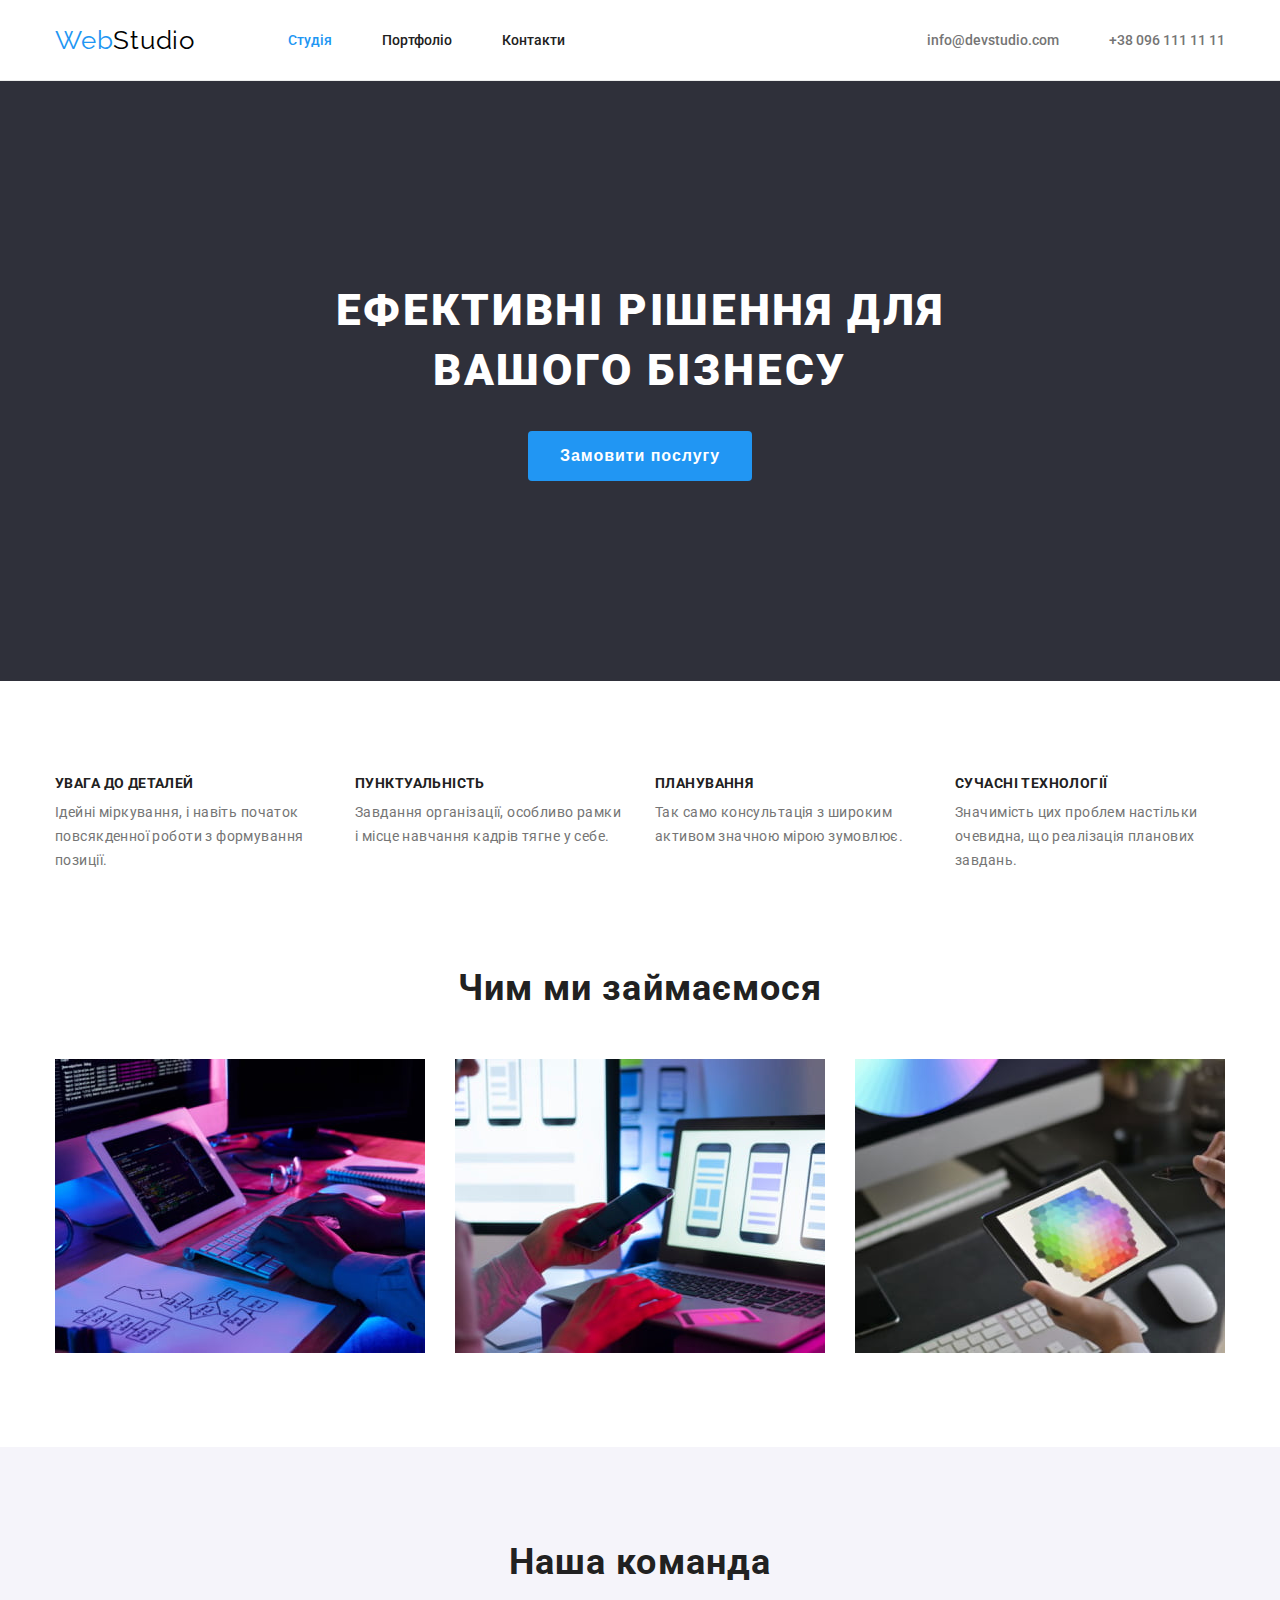
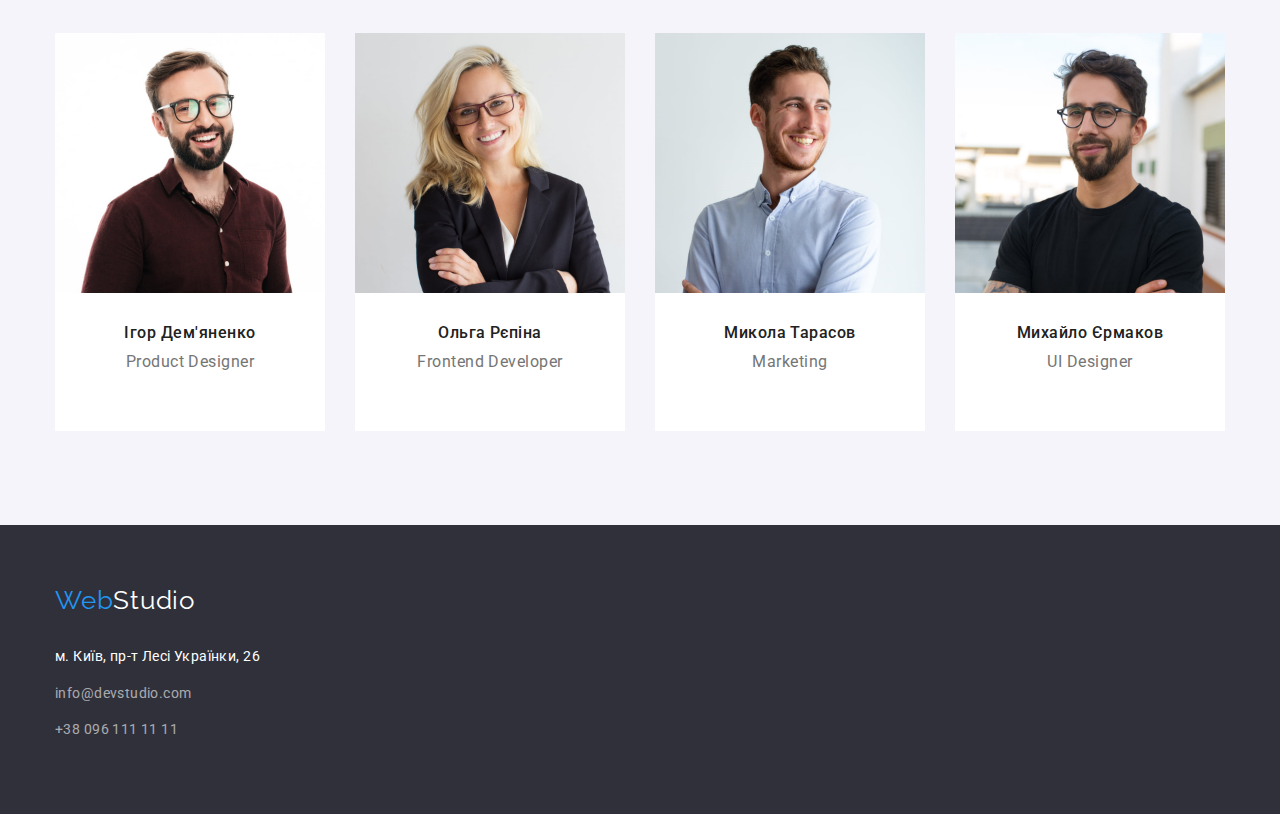
<file: index.html>
<!DOCTYPE html>
<html lang="uk">
<head>
    <meta charset="UTF-8" />
    <meta http-equiv="X-UA-Compatible" content="IE=edge" />
    <meta name="viewport" content="width=device-width, initial-scale=1.0" />
    <title>Студія</title>

    <link rel="preconnect" href="https://fonts.googleapis.com" />
    <link rel="preconnect" href="https://fonts.gstatic.com" crossorigin />
    <link href="https://fonts.googleapis.com/css2?family=Raleway:wght@700&family=Roboto:wght@400;500;700;900&display=swap"
        rel="stylesheet" />
    <link rel="stylesheet" href="https://cdnjs.cloudflare.com/ajax/libs/modern-normalize/1.1.0/modern-normalize.min.css"
        integrity="sha512-wpPYUAdjBVSE4KJnH1VR1HeZfpl1ub8YT/NKx4PuQ5NmX2tKuGu6U/JRp5y+Y8XG2tV+wKQpNHVUX03MfMFn9Q=="
        crossorigin="anonymous" referrerpolicy="no-referrer" />
    <link rel="stylesheet" href="./css/style.css" />
</head>
<body class="body">
    <header class="header">
        <div class="container main-nav">
            <nav class=" menu">
                <a href="./index.html" lang="en" class="logo"><span class="accent">Web</span>Studio</a>
                <ul class="site-nav list">
                    <li class="item"><a href="./index.html" class="link current">Студія</a></li>
                    <li class="item"><a href="./portfolio.html" class="link">Портфоліо</a></li>
                    <li class="item"><a href="#" class="link">Контакти</a></li>
                </ul>
            </nav>
                <ul class="auth-nav list">
                    <li class="item">
                        <a href="mailto:info@devstudio.com" lang="en" class="link">info@devstudio.com</a>
                    </li>
                    <li class="item">
                        <a href="tel:+380961111111" class="link">+38 096 111 11 11</a>
                    </li>
                </ul>
        </div>
    </header>
    <main>
        <section class="hero">
            <div class="container">
                <h1 class="hero-title">
                    Ефективні рішення для <br />
                    вашого бізнесу
                </h1>
                <button type="button" class="button-hero">Замовити послугу</button>
            </div>
        </section>
        <section class="section">
            <div class="container">
                <h2 class="visually-hidden">Наші переваги</h2>
                <ul class="feature-list">
                    <li class="item">
                        <h3 class="feature-title">Увага до деталей</h3>
                        <p class="feature-text">
                            Ідейні міркування, і навіть початок повсякденної роботи з
                            формування позиції.
                        </p>
                    </li>
                    <li class="item">
                        <h3 class="feature-title">Пунктуальність</h3>
                        <p class="feature-text">
                            Завдання організації, особливо рамки і місце навчання кадрів
                            тягне у себе.
                        </p>
                    </li>
                    <li class="item">
                        <h3 class="feature-title">Планування</h3>
                        <p class="feature-text">
                            Так само консультація з широким активом значною мірою зумовлює.
                        </p>
                    </li>
                    <li class="item">
                        <h3 class="feature-title">Сучасні технології</h3>
                        <p class="feature-text">
                            Значимість цих проблем настільки очевидна, що реалізація
                            планових завдань.
                        </p>
                    </li>
                </ul>
            </div>
        </section>
        <section class="section no-padding">
            <div class="container">
                <h2 class="section-title">Чим ми займаємося</h2>
                <ul class="services-list">
                    <li class="item">
                        <img class="card-image no-gap" src="./images/keyboard.jpg" alt="Послуга1" width="370" />
                    </li>
                    <li class="item">
                        <img class="card-image no-gap" src="./images/notebook.jpg" alt="Послуга2" width="370" />
                    </li>
                    <li class="item">
                        <img class="card-image no-gap" src="./images/tablet.jpg" alt="Послуга3" width="370" />
                    </li>
                </ul>
            </div>
        </section>
        <section class="section team">
            <div class="container">
                <h2 class="section-title">Наша команда</h2>
                <ul class="team-list">
                    <li class="employee">
                        <img class="card-image no-gap" src="./images/ihor.jpg" alt="Ігор Дем'яненко" width="270" />
                        <div class="title-team-position">
                        <h3 class="title">Ігор Дем'яненко</h3>
                        <p lang="en" class="team-position">Product Designer</p>
                    </div>
                    </li>
                    <li class="employee">
                        <img class="card-image no-gap" src="./images/olga.jpg" alt="Ольга Рєпіна" width="270" />
                        <div class="title-team-position">
                        <h3 class="title">Ольга Рєпіна</h3>
                        <p lang="en" class="team-position">Frontend Developer</p>
                        </div>
                    </li>
                    <li class="employee">
                        <img class="card-image no-gap" src="./images/mykola.jpg" alt="Микола Тарасов" width="270" />
                        <div class="title-team-position">
                        <h3 class="title">Микола Тарасов</h3>
                        <p lang="en" class="team-position">Marketing</p>
                        </div>
                    </li>
                    <li class="employee">
                        <img class="card-image no-gap" src="./images/myhail.jpg" alt="Михайло Єрмаков" width="270" />
                        <div class="title-team-position">
                        <h3 class="title">Михайло Єрмаков</h3>
                        <p lang="en" class="team-position">UI Designer</p>
                        </div>
                    </li>
                </ul>
            </div>
        </section>
    </main>
    <footer class="footer">
        <div class="container">
            <a href="./index.html" lang="en" class="logo">
                <span class="accent">Web</span><span class="accent-wiht">Studio</span>
            </a>
            <address>
                <ul class="footer-list">
                    <li>
                        <a href="https://goo.gl/maps/CPtrU1FHBa2aNyZL9" target="_blank"
                            rel="noopener noreferrer nofollow" class="link-adress">м. Київ, пр-т Лесі Українки, 26</a>
                    </li>
                    <li>
                        <a href="mailto:info@devstudio.com" lang="en" class="link">info@devstudio.com</a>
                    </li>

                    <li>
                        <a href="tel:+380961111111" class="link">+38 096 111 11 11</a>
                    </li>
                </ul>
            </address>
        </div>
    </footer>
</body>

</html>
</file>
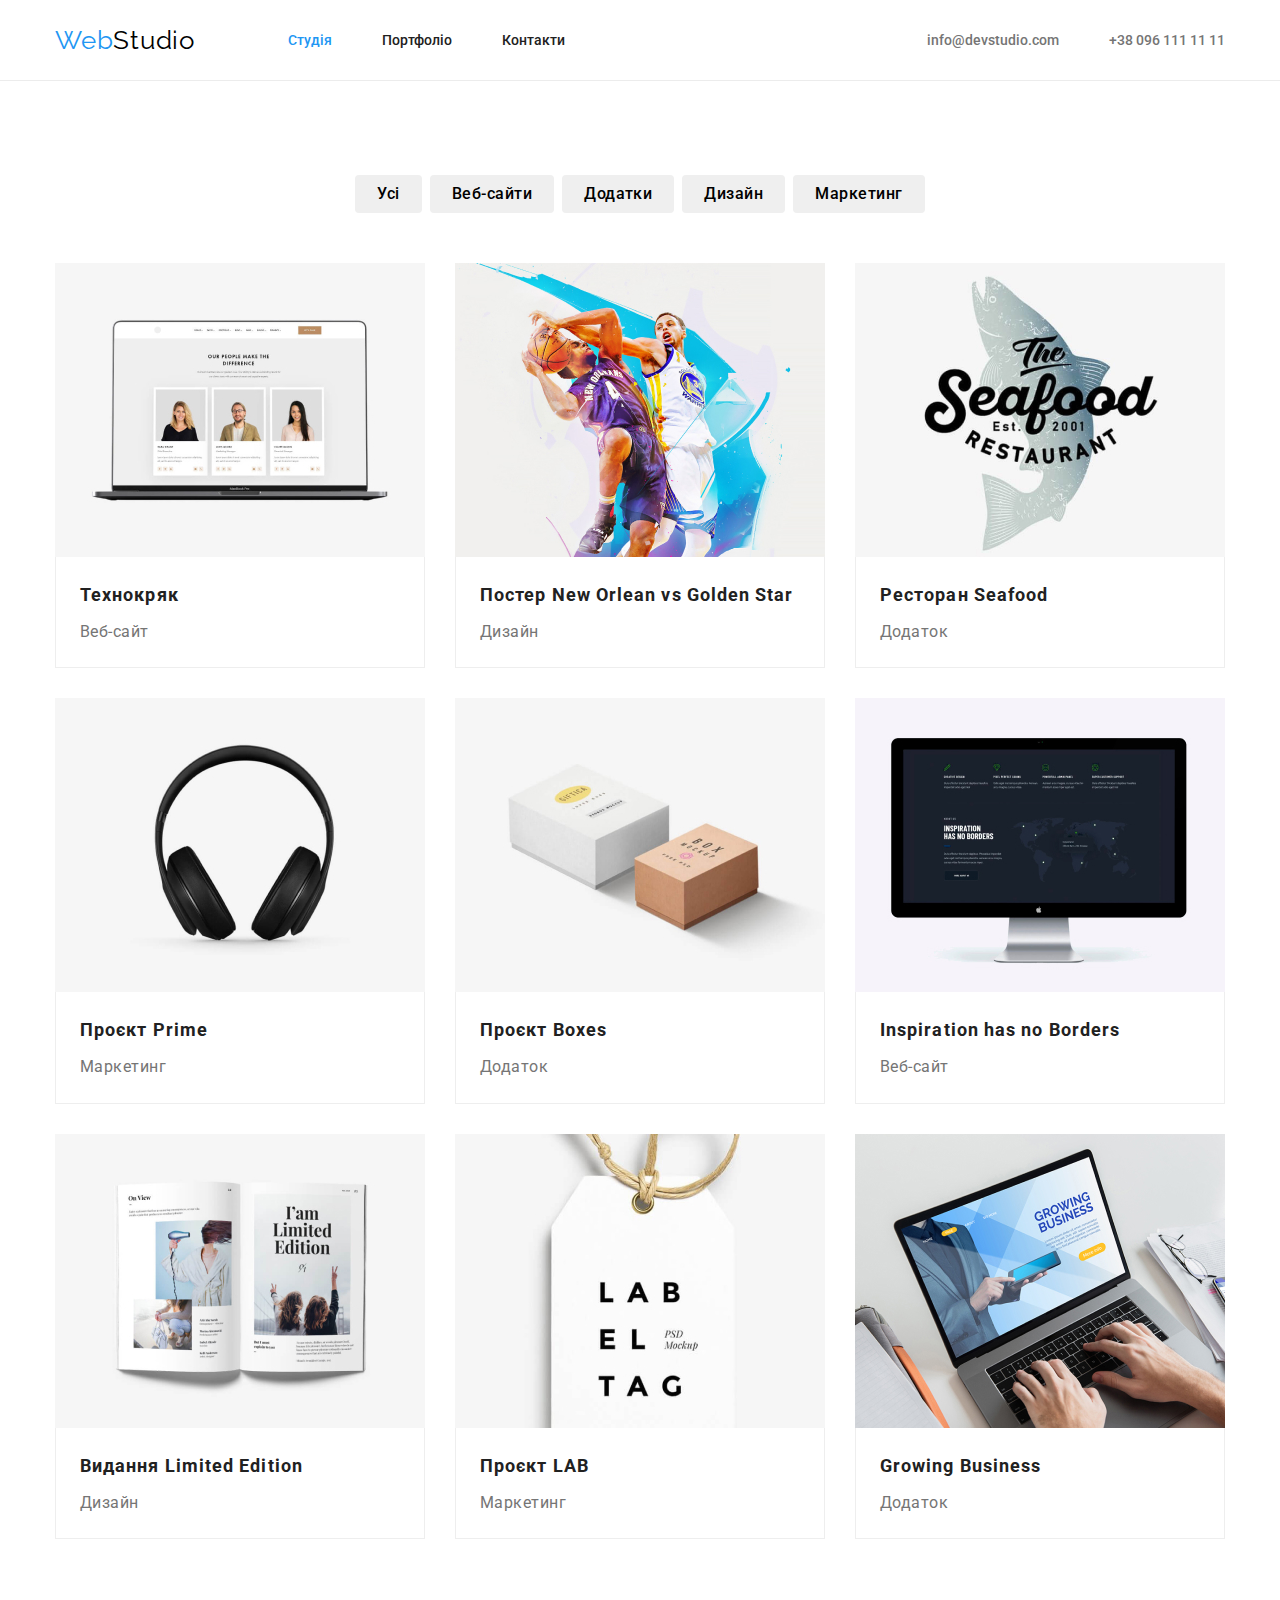
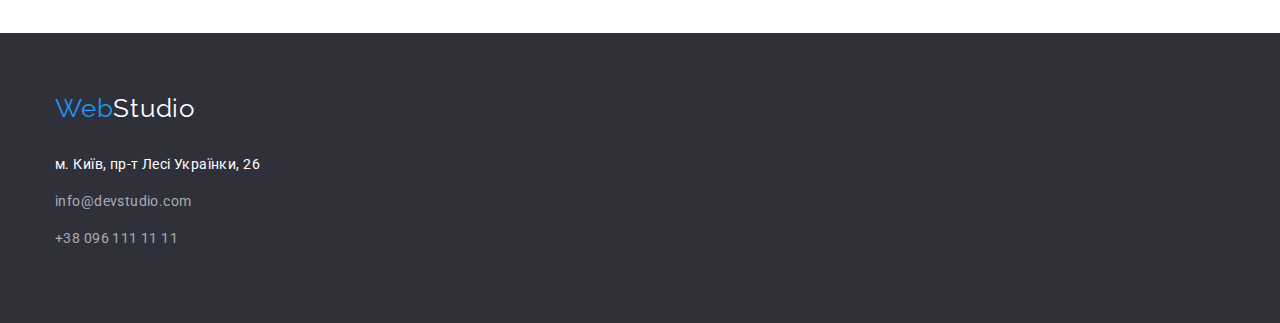
<file: portfolio.html>
<!DOCTYPE html>
<html lang="uk">
<head>
    <meta charset="UTF-8" />
    <meta http-equiv="X-UA-Compatible" content="IE=edge" />
    <meta name="viewport" content="width=device-width, initial-scale=1.0" />
    <title>Студія</title>
    <link rel="preconnect" href="https://fonts.googleapis.com" />
    <link rel="preconnect" href="https://fonts.gstatic.com" crossorigin />
    <link href="https://fonts.googleapis.com/css2?family=Raleway:wght@700&family=Roboto:wght@400;500;700&display=swap"
        rel="stylesheet" />
    <link rel="stylesheet" href="https://cdnjs.cloudflare.com/ajax/libs/modern-normalize/1.1.0/modern-normalize.min.css"
        integrity="sha512-wpPYUAdjBVSE4KJnH1VR1HeZfpl1ub8YT/NKx4PuQ5NmX2tKuGu6U/JRp5y+Y8XG2tV+wKQpNHVUX03MfMFn9Q=="
        crossorigin="anonymous" referrerpolicy="no-referrer" />
    <link rel="stylesheet" href="./css/style.css" />
</head>
<body class="body">
    <header class="header">
        <div class="container main-nav">
            <nav class=" menu">
                <a href="./index.html" lang="en" class="logo"><span class="accent">Web</span>Studio</a>
                <ul class="site-nav list">
                    <li class="item"><a href="./index.html" class="link current">Студія</a></li>
                    <li class="item"><a href="./portfolio.html" class="link">Портфоліо</a></li>
                    <li class="item"><a href="#" class="link">Контакти</a></li>
                </ul>
            </nav>
            <ul class="auth-nav list">
                <li class="item">
                    <a href="mailto:info@devstudio.com" lang="en" class="link">info@devstudio.com</a>
                </li>
                <li class="item">
                    <a href="tel:+380961111111" class="link">+38 096 111 11 11</a>
                </li>
            </ul>
        </div>
    </header>
    <main>
        <section class="section">
            <div class="container ">
                <h1 class="visually-hidden">Приклади робіт</h1>
                <ul class="direction-list">
                    <li class="item"><button class="button-direction" type="button">Усі</button></li>
                    <li class="item">
                        <button class="button-direction" type="button">Веб-сайти</button>
                    </li>
                    <li class="item">
                        <button class="button-direction" type="button">Додатки</button>
                    </li>
                    <li class="item">
                        <button class="button-direction" type="button">Дизайн</button>
                    </li>
                    <li class="item">
                        <button class="button-direction" type="button">Маркетинг</button>
                    </li>
                </ul>
            </div>

            <div class="container">
                <ul class="projects-list">
                    <li class="projects">
                        <a class="underline" href="#">
                        <img class="card-image no-gap" src="./images/project1.jpg" alt="Технокряк" width="370" />
                        <div class="direction-item">
                            <h2 class="projects-title">Технокряк</h2>
                            <p class="direction">Веб-сайт</p>
                        </div>
                        </a>
                    </li>
                    <li class="projects">
                        <a class="underline" href="#">
                        <img class="card-image no-gap" src="./images/project2.jpg"
                            alt="Постер New Orlean vs Golden Star" width="370" />
                        <div class="direction-item">
                            <h2 class="projects-title">Постер New Orlean vs Golden Star</h2>
                            <p class="direction">Дизайн</p>
                        </div>
                        </a>
                    </li>
                    <li class="projects">
                        <a class="underline" href="#">
                        <img class="card-image no-gap" src="./images/project3.jpg" alt="Ресторан Seafood"
                            width="370" />
                        <div class="direction-item">
                            <h2 class="projects-title">Ресторан Seafood</h2>
                            <p class="direction">Додаток</p>
                        </div>
                        </a>
                    </li>
                    <li class="projects">
                        <a class="underline" href="#">
                        <img class="card-image no-gap" src="./images/project4.jpg" alt="Проєкт Prime"
                            width="370" />
                        <div class="direction-item">
                            <h2 class="projects-title">Проєкт Prime</h2>
                            <p class="direction">Маркетинг</p>
                        </div>
                        </a>
                    </li>
                    <li class="projects">
                        <a class="underline" href="#">
                        <img class="card-image no-gap" src="./images/project5.jpg" alt="Проєкт Boxes"
                            width="370" />
                        <div class="direction-item">
                            <h2 class="projects-title">Проєкт Boxes</h2>
                            <p class="direction">Додаток</p>
                        </div>
                        </a>
                    </li>
                    <li class="projects">
                        <a class="underline" href="#">
                        <img class="card-image no-gap" src="./images/project6.jpg"
                            alt="Inspiration has no Borders" width="370" />
                        <div class="direction-item">
                            <h2 class="projects-title">Inspiration has no Borders</h2>
                            <p class="direction">Веб-сайт</p>
                        </div>
                        </a>
                    </li>
                    <li class="projects">
                        <a class="underline" href="#">
                        <img class="card-image no-gap" src="./images/project7.jpg" alt="Видання Limited Edition"
                            width="370" />
                        <div class="direction-item">
                            <h2 class="projects-title">Видання Limited Edition</h2>
                            <p class="direction">Дизайн</p>
                        </div>
                        </a>
                    </li>
                    <li class="projects">
                        <a class="underline" href="#">
                        <img class="card-image no-gap" src="./images/project8.jpg" alt="Проєкт LAB" width="370" />
                        <div class="direction-item">
                            <h2 class="projects-title">Проєкт LAB</h2>
                            <p class="direction">Маркетинг</p>
                        </div>
                        </a>
                    </li>
                    <li class="projects">
                        <a class="underline" href="#">
                        <img class="card-image no-gap" src="./images/project9.jpg" alt="Growing Business"
                            width="370" />
                        <div class="direction-item">
                            <h2 class="projects-title">Growing Business</h2>
                            <p class="direction">Додаток</p>
                        </div>
                        </a>
                    </li>
                </ul>
            </div>
        </section>
    </main>
    <footer class="footer">
        <div class="container">
            <a href="./index.html" lang="en" class="logo">
                <span class="accent">Web</span><span class="accent-wiht">Studio</span>
            </a>
            <address>
                <ul class="footer-list">
                    <li>
                        <a href="https://goo.gl/maps/CPtrU1FHBa2aNyZL9" target="_blank"
                            rel="noopener noreferrer nofollow" class="link-adress">м. Київ, пр-т Лесі Українки, 26</a>
                    </li>
                    <li>
                        <a href="mailto:info@devstudio.com" lang="en" class="link">info@devstudio.com</a>
                    </li>
                    <li>
                        <a href="tel:+380961111111" class="link">+38 096 111 11 11</a>
                    </li>
                </ul>
            </address>
        </div>
    </footer>
</body>

</html>
</file>
<file: css/style.css>
:root {
    --color-dark: #000000;
    --color-primary-text: #757575;
    --color-title-text: #212121;
    --color-white-text: #ffffff;
    --color-action: #2196f3;
    --color-blue-button: #188ce8;
    --color-secondary-button: #f5f4fa;
    --color-white-background: #ffffff;
    --color-secondary-background: #f5f4fa;
    --color-futter-background: #2f303a;
    --color-line-header: #ECECEC;
    --color-line-direction-item: #EEEEEE;
}

.body {
    color: var(--color-primary-text);
    font-family: "Roboto", sans-serif;
    background-color: var(--color-white-background);
    font-size: 14px;
}

.section-title {
    color: var(--color-title-text);
    font-size: 36px;
    line-height: 1.17;
    letter-spacing: 0.03em;
    text-align: center;
    margin-top: 0;
    margin-bottom: 0;
}

* {
    margin: 0;
    padding: 0;
    list-style: none;
    box-sizing: border-box;
}

.container {
    width: 1200px;
    padding-left: 15px;
    padding-right: 15px;
    margin-left: auto;
    margin-right: auto;
}

.section {
    padding-top: 94px;
    padding-bottom: 94px;
}

.section.no-padding {
    padding-top: 0px;
}

.card-image.no-gap {
    display: block;
}
.header {
    border-bottom: 1px solid var(--color-line-header);
}

.logo {
    color: var(--color-dark);
    font-family: "Raleway", sans-serif;
    font-size: 26px;
    line-height: 1.19;
    letter-spacing: 0.03em;
    text-decoration: none;
}

.accent {
    color: var(--color-action);
}

.main-nav {
    display: flex;
    align-items: center;
}

.menu {
    display: flex;
    align-items: center;
}

.site-nav {
    display: flex;
    margin-left: 93px;
}

.auth-nav {
    margin-left: auto;
    display: flex;
    justify-content: flex-end;
}

.site-nav .item+.item,
.auth-nav .item+.item {
    margin-left: 50px;
}

.site-nav .link {
    color: var(--color-title-text);
    font-weight: 500;
    line-height: 1.15;
    text-decoration: none;
    display: block;
    padding-top: 32px;
    padding-bottom: 32px;
}

.site-nav .link:hover,
.site-nav .link:focus {
    color: var(--color-action);
}

.auth-nav .link {
    color: var(--color-primary-text);
    font-weight: 500;
    line-height: 1.15;
    text-decoration: none;
    display: block;
    padding-top: 32px;
    padding-bottom: 32px;
}

.site-nav .link.current {
    color: var(--color-action);
}

.auth-nav .link:hover,
.auth-nav .link:focus {
    color: var(--color-action);
}

.hero {
    text-align: center;
    padding-top: 200px;
    padding-bottom: 200px;
    background-color: var(--color-futter-background);
}

.hero-title {
    color: var(--color-white-text);
    font-weight: 900;
    font-size: 44px;
    line-height: 1.36;
    text-align: center;
    text-transform: uppercase;
    letter-spacing: 0.06em;
    margin-top: 0;
    margin-bottom: 30px;
}

.button-hero {
    color: var(--color-white-background);
    background-color: var(--color-action);
    font-size: 16px;
    line-height: 1.88;
    letter-spacing: 0.06em;
    cursor: pointer;
    border: 1 px solid var(--color-action);
    border-radius: 4px;
    padding-left: 32px;
    padding-right: 32px;
    min-width: 216px;
    min-height: 50px;
    text-align: center;
    font-weight: 700;
}

.button-hero:hover,
.button-hero:focus {
    background-color: var(--color-blue-button);
}

.feature-title {
    color: var(--color-title-text);
    line-height: 1.15;
    letter-spacing: 0.03em;
    text-transform: uppercase;
    margin-top: 0;
    margin-bottom: 10px;
    font-size: 14px;
}

.feature-text {
    line-height: 1.71;
    letter-spacing: 0.03em;
    margin-top: 0;
    margin-bottom: 0px;
}

.feature-list {
    list-style: none;
    margin-top: 0;
    margin-bottom: 0px;
    display: flex;

}

.feature-list .item {
    width: 270px;
    margin-right: 30px;
}


.feature-list .item:last-child {
    margin-right: 0px;
}

.visually-hidden {
    position: absolute;
    white-space: nowrap;
    width: 1px;
    height: 1px;
    overflow: hidden;
    border: 0;
    padding: 0;
    clip: rect(0 0 0 0);
    clip-path: inset(50%);
    margin: -1px;
}
.services-list {
    list-style: none;
    margin-top: 50px;
    margin-bottom: 0px;
    display: flex;
}

.services-list .item {
    margin-right: 30px;
}

.services-list .item:last-child {
    margin-right: 0px;
}

.section.team {
    background-color: var(--color-secondary-background);
    padding-top: 94px;
    padding-bottom: 94px;
}

.team-list {
    margin-top: 50px;
    margin-bottom: 0px;
    display: flex;
}
.title-team-position{
    padding-top: 30px;
    padding-bottom: 30px;
}
.team-list .title {
    color: var(--color-title-text);
    font-weight: 500;
    font-size: 16px;
    line-height: 1.19;
    letter-spacing: 0.03em;
    margin-top: 0px;
    margin-bottom: 0px;
    text-align: center;
    margin-bottom: 10px;
}

.team-position {
    font-size: 16px;
    line-height: 1.19;
    letter-spacing: 0.03em;
    margin-top: 0px;
    margin-bottom: 0px;
}

.team-list {
    list-style: none;
}

.employee {
    background-color: var(--color-white-background);
    margin-right: 30px;
}

.employee:last-child {
    margin-right: 0px;
}


.section-team .title {
    padding-bottom: 30px;
    text-align: center;
}

.team-position {
    padding-bottom: 30px;
    text-align: center;
}

.footer {
    background-color: var(--color-futter-background);
    padding-top: 60px;
    padding-bottom: 60px;
}

address{
    margin-top: 28px;
}


.footer-list {
    list-style: none;
    line-height: 24px;
    font-style: normal;
    margin-bottom: 0px;
}
.footer-list li{
    margin-bottom: 12px;
}
.link-adress {
    color: var(--color-white-text);
    line-height: 1.7;
    letter-spacing: 0.03em;
    text-decoration: none;
    margin-top: 0px;
    margin-bottom: 9px;
}

.footer .link {
    color: rgba(255, 255, 255, 0.6);
    line-height: 1.7;
    letter-spacing: 0.03em;
    text-decoration: none;
}

.footer .link:hover,
.footer .link:focus {
    color: var(--color-action);
}

.accent-wiht {
    color: var(--color-white-text);
}
.button-direction {
    text-align: center;
    font-weight: 500;
    font-size: 16px;
    letter-spacing: 0.03em;
    line-height: 1.62;
    font-family: inherit;
    list-style: none;
    border: none;
    cursor: pointer;
    border-radius: 4px;
    padding-top: 6px;
    padding-bottom: 6px;
    padding-right: 22px;
    padding-left: 22px;

}

.button-direction:hover,
.button-direction:focus {
    color: var(--color-white-text);
    background-color: var(--color-action);
}

.direction-list {
    list-style: none;
    color: var(--color-white-text);
    display: flex;
    margin-left: auto;
    margin-right: auto;
    margin-bottom: 50px;
    justify-content: center;
}

.direction-list .item {
    margin-right: 8px;
}

.direction-list .item:last-child {
    margin-right: 0px;
}

.underline{
    text-decoration: none;
    color: inherit;
}
.projects-list {
    list-style: none;
    display: flex;
    flex-wrap: wrap;
}

.projects-title {
    color: var(--color-title-text);
    font-size: 18px;
    line-height: 2;
    letter-spacing: 0.06em;
    margin-top: 0px;
    margin-bottom: 4px;
}

.projects {
    background-color: var(--color-white-background);
    margin-right: 30px;
    margin-bottom: 30px;
}

.projects:nth-child(3n) {
    margin-right: 0;
}

.projects:nth-last-child(-n + 3) {
    margin-bottom: 0;
}


.direction {
    font-size: 16px;
    line-height: 1.9;
    letter-spacing: 0.03em;
    margin-top: 0;
    margin-bottom: 0;
}

.direction-item {
    padding-top: 20px;
    padding-bottom: 20px;
    padding-left: 24px;
    padding-right: 24px;
    border-left: 1px solid var(--color-line-direction-item);
    border-right: 1px solid var(--color-line-direction-item);
    border-bottom: 1px solid var(--color-line-direction-item);
}
</file>
